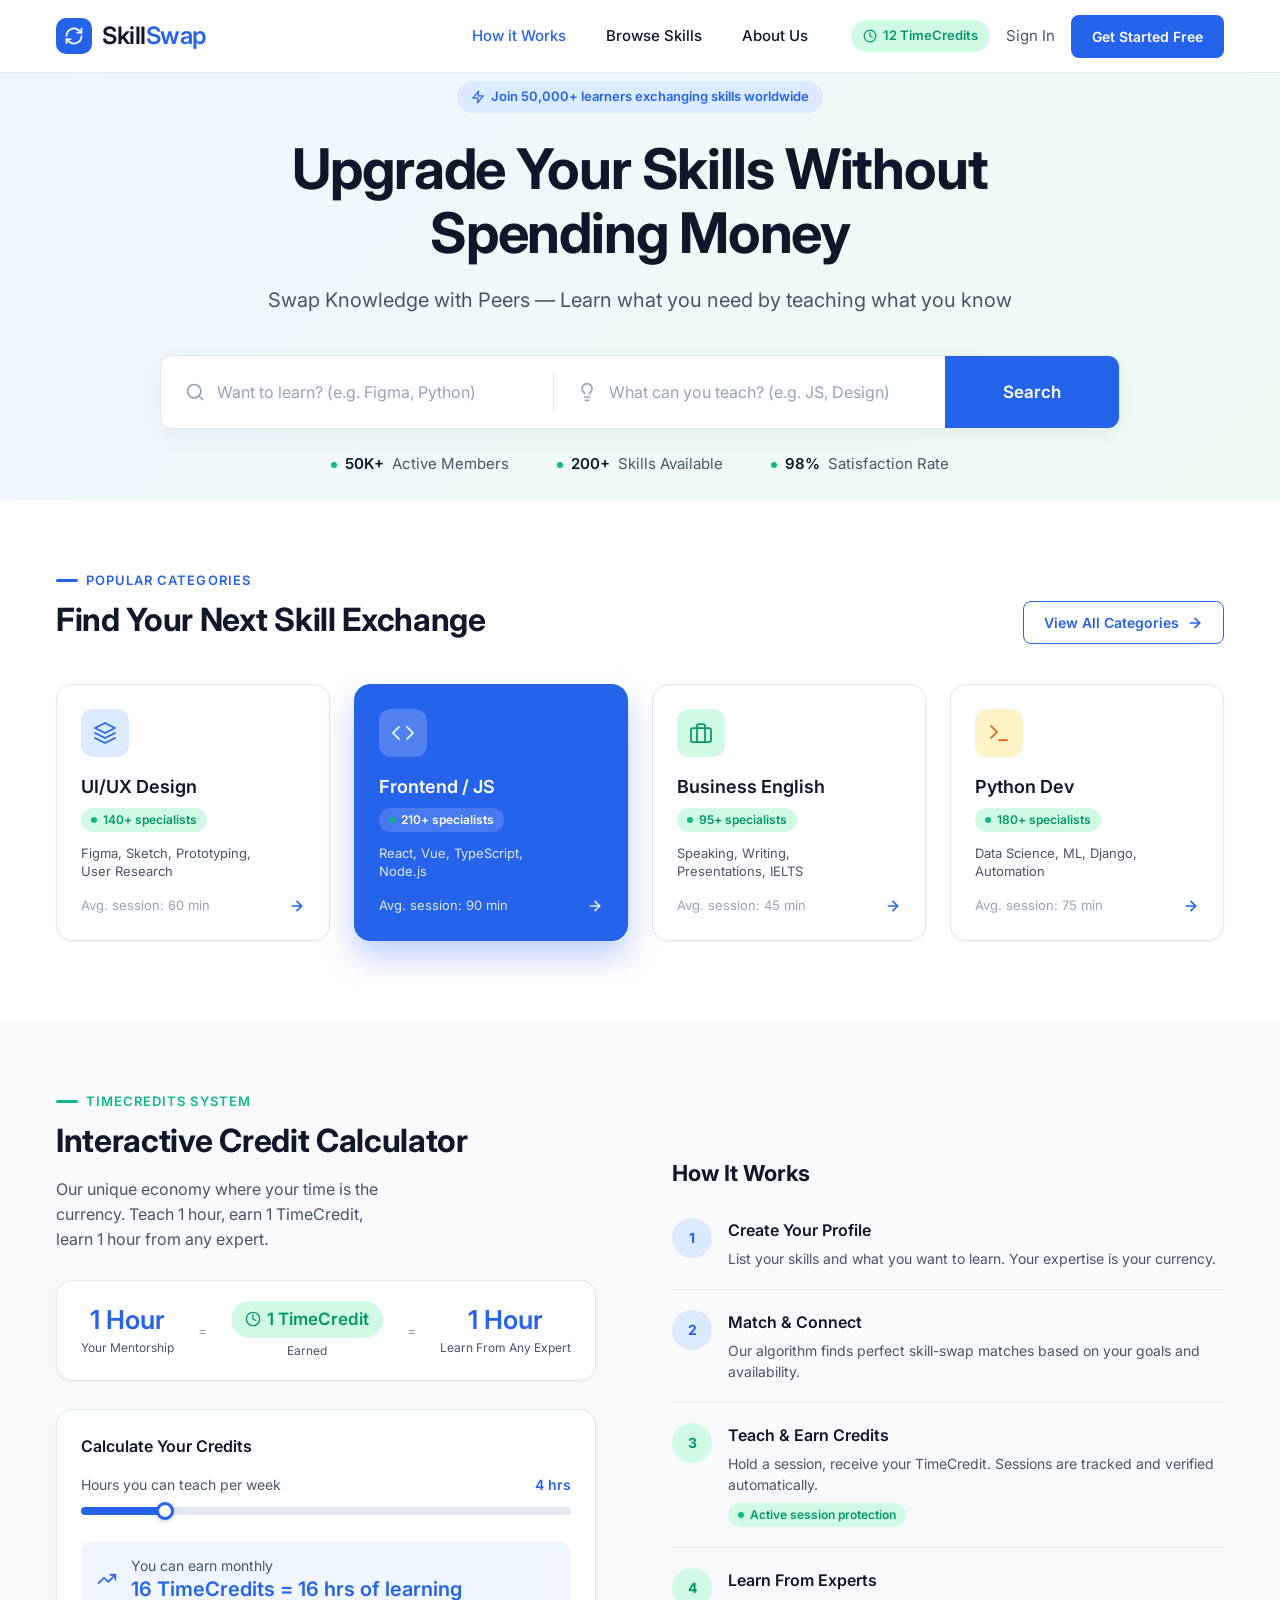
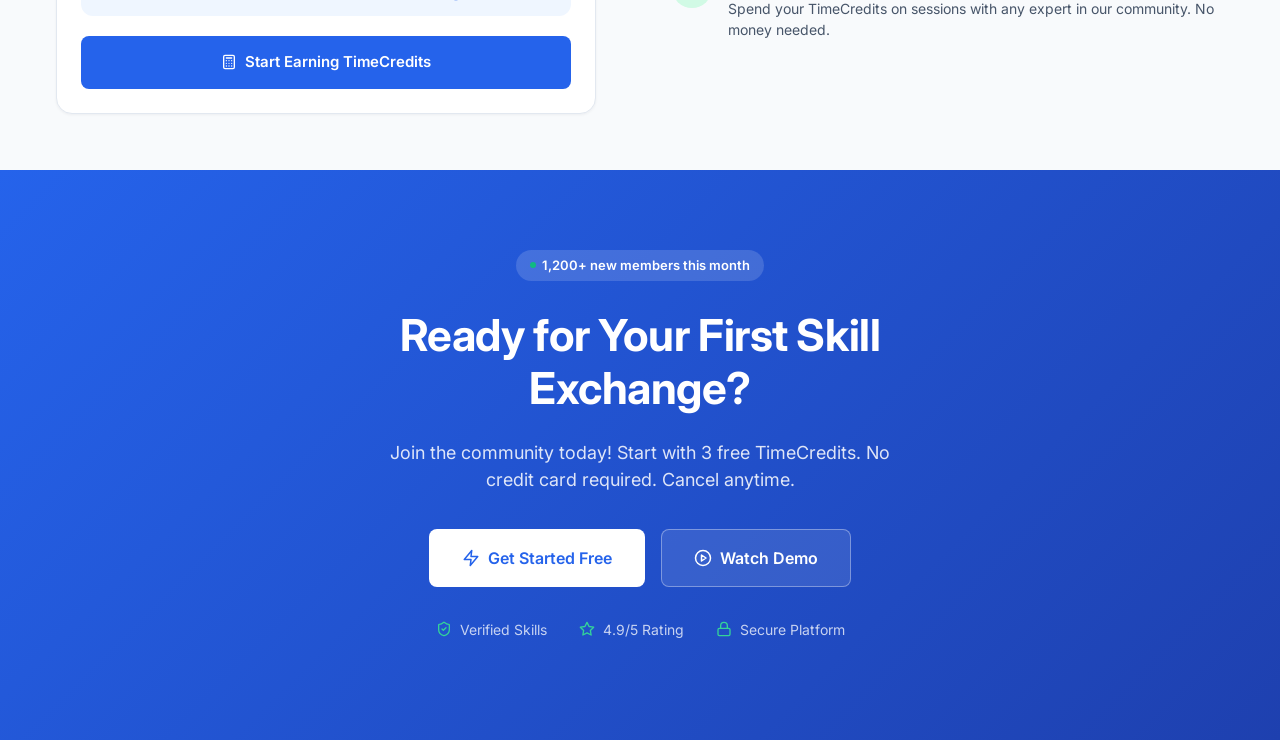
<file: index.html>
<!DOCTYPE html>
<html lang="en">
<head>
  <meta charset="UTF-8">
  <meta name="viewport" content="width=device-width, initial-scale=1">
  <title>SkillSwap – Upgrade Your Skills Without Spending Money</title>
  <meta name="description" content="Swap knowledge with peers. Learn what you need by teaching what you know.">
  <link rel="preconnect" href="https://fonts.googleapis.com">
  <link rel="preconnect" href="https://fonts.gstatic.com" crossorigin>
  <link href="https://fonts.googleapis.com/css2?family=Inter:wght@400;500;600;700&display=swap" rel="stylesheet">
  <link rel="stylesheet" href="style.css">
</head>
<body>

  <!--HEADER-->
  <header class="header">
    <div class="container header__inner">
      <a href="index.html" class="logo" aria-label="SkillSwap">
        <span class="logo__icon">
          <svg width="20" height="20" viewBox="0 0 24 24" fill="none" stroke="currentColor" stroke-width="2" stroke-linecap="round" stroke-linejoin="round"><path d="M3 12a9 9 0 0 1 15-6.7L21 8"/><path d="M21 3v5h-5"/><path d="M21 12a9 9 0 0 1-15 6.7L3 16"/><path d="M8 16H3v5"/></svg>
        </span>
        <span class="logo__text">Skill<span>Swap</span></span>
      </a>

      <nav class="nav" id="nav" aria-label="Main">
        <a href="index.html" class="nav__link nav__link--active" aria-current="page">How it Works</a>
        <a href="catalog.html" class="nav__link">Browse Skills</a>
        <a href="aboutus.html" class="nav__link">About Us</a>
        <div class="nav__auth">
          <a href="profile.html" class="btn btn--outline btn--block">Sign In</a>
          <a href="#" class="btn btn--primary btn--block">Get Started Free</a>
        </div>
      </nav>

      <div class="header__actions">
        <span class="badge badge--green badge--credits">
          <svg width="14" height="14" viewBox="0 0 24 24" fill="none" stroke="currentColor" stroke-width="2" stroke-linecap="round" stroke-linejoin="round"><circle cx="12" cy="12" r="10"/><path d="M12 6v6l4 2"/></svg>
          12 TimeCredits
        </span>
        <a href="profile.html" class="header__signin">Sign In</a>
        <a href="#" class="btn btn--primary btn--sm">Get Started Free</a>
      </div>

      <button class="burger" id="burger" aria-label="Open menu" aria-expanded="false" aria-controls="nav">
        <span></span><span></span><span></span>
      </button>
    </div>
  </header>

  <main>
    <!--HERO-->
    <section class="hero">
      <div class="container hero__inner">
        <span class="badge badge--blue hero__badge">
          <svg width="14" height="14" viewBox="0 0 24 24" fill="none" stroke="currentColor" stroke-width="2" stroke-linecap="round" stroke-linejoin="round"><path d="M13 2 3 14h9l-1 8 10-12h-9l1-8z"/></svg>
          Join 50,000+ learners exchanging skills worldwide
        </span>

        <h1 class="hero__title">Upgrade Your Skills Without Spending Money</h1>
        <p class="hero__subtitle">Swap Knowledge with Peers — Learn what you need by teaching what you know</p>

        <form class="search" id="searchForm" role="search">
          <label class="search__field">
            <svg width="20" height="20" viewBox="0 0 24 24" fill="none" stroke="currentColor" stroke-width="2" stroke-linecap="round" stroke-linejoin="round"><circle cx="11" cy="11" r="8"/><path d="m21 21-4.3-4.3"/></svg>
            <input type="text" id="learnInput" placeholder="Want to learn? (e.g. Figma, Python)" aria-label="What do you want to learn?">
          </label>
          <label class="search__field search__field--divided">
            <svg width="20" height="20" viewBox="0 0 24 24" fill="none" stroke="currentColor" stroke-width="2" stroke-linecap="round" stroke-linejoin="round"><path d="M15 14c.2-1 .7-1.7 1.5-2.5 1-.9 1.5-2.2 1.5-3.5A6 6 0 0 0 6 8c0 1 .2 2.2 1.5 3.5.7.7 1.3 1.5 1.5 2.5"/><path d="M9 18h6"/><path d="M10 22h4"/></svg>
            <input type="text" id="teachInput" placeholder="What can you teach? (e.g. JS, Design)" aria-label="What can you teach?">
          </label>
          <button type="submit" class="search__btn">Search</button>
        </form>

        <ul class="stats">
          <li><span class="dot"></span><strong>50K+</strong> Active Members</li>
          <li><span class="dot"></span><strong>200+</strong> Skills Available</li>
          <li><span class="dot"></span><strong>98%</strong> Satisfaction Rate</li>
        </ul>
      </div>
    </section>

    <!--POPULAR CATEGORIES-->
    <section class="categories" id="categories">
      <div class="container">
        <div class="section-head">
          <div>
            <span class="eyebrow eyebrow--blue">Popular Categories</span>
            <h2 class="section-title">Find Your Next Skill Exchange</h2>
          </div>
          <a href="#" class="btn btn--outline btn--sm">
            View All Categories
            <svg width="16" height="16" viewBox="0 0 24 24" fill="none" stroke="currentColor" stroke-width="2.5" stroke-linecap="round" stroke-linejoin="round"><path d="M5 12h14"/><path d="m12 5 7 7-7 7"/></svg>
          </a>
        </div>

        <div class="cards">
          <a href="#" class="card">
            <span class="card__icon card__icon--blue">
              <svg width="24" height="24" viewBox="0 0 24 24" fill="none" stroke="currentColor" stroke-width="1.75" stroke-linecap="round" stroke-linejoin="round"><path d="m12 2 10 5-10 5L2 7l10-5z"/><path d="m2 12 10 5 10-5"/><path d="m2 17 10 5 10-5"/></svg>
            </span>
            <h3 class="card__title">UI/UX Design</h3>
            <span class="badge badge--green badge--sm"><span class="dot"></span>140+ specialists</span>
            <p class="card__text">Figma, Sketch, Prototyping, User Research</p>
            <div class="card__footer">
              <span>Avg. session: 60 min</span>
              <svg width="16" height="16" viewBox="0 0 24 24" fill="none" stroke="currentColor" stroke-width="2.5" stroke-linecap="round" stroke-linejoin="round"><path d="M5 12h14"/><path d="m12 5 7 7-7 7"/></svg>
            </div>
          </a>

          <a href="#" class="card card--featured">
            <span class="card__icon card__icon--glass">
              <svg width="24" height="24" viewBox="0 0 24 24" fill="none" stroke="currentColor" stroke-width="1.75" stroke-linecap="round" stroke-linejoin="round"><path d="m16 18 6-6-6-6"/><path d="m8 6-6 6 6 6"/></svg>
            </span>
            <h3 class="card__title">Frontend / JS</h3>
            <span class="badge badge--glass badge--sm"><span class="dot"></span>210+ specialists</span>
            <p class="card__text">React, Vue, TypeScript, Node.js</p>
            <div class="card__footer">
              <span>Avg. session: 90 min</span>
              <svg width="16" height="16" viewBox="0 0 24 24" fill="none" stroke="currentColor" stroke-width="2.5" stroke-linecap="round" stroke-linejoin="round"><path d="M5 12h14"/><path d="m12 5 7 7-7 7"/></svg>
            </div>
          </a>

          <a href="#" class="card">
            <span class="card__icon card__icon--green">
              <svg width="24" height="24" viewBox="0 0 24 24" fill="none" stroke="currentColor" stroke-width="1.75" stroke-linecap="round" stroke-linejoin="round"><rect x="2" y="7" width="20" height="14" rx="2"/><path d="M16 21V5a2 2 0 0 0-2-2h-4a2 2 0 0 0-2 2v16"/></svg>
            </span>
            <h3 class="card__title">Business English</h3>
            <span class="badge badge--green badge--sm"><span class="dot"></span>95+ specialists</span>
            <p class="card__text">Speaking, Writing, Presentations, IELTS</p>
            <div class="card__footer">
              <span>Avg. session: 45 min</span>
              <svg width="16" height="16" viewBox="0 0 24 24" fill="none" stroke="currentColor" stroke-width="2.5" stroke-linecap="round" stroke-linejoin="round"><path d="M5 12h14"/><path d="m12 5 7 7-7 7"/></svg>
            </div>
          </a>

          <a href="#" class="card">
            <span class="card__icon card__icon--orange">
              <svg width="24" height="24" viewBox="0 0 24 24" fill="none" stroke="currentColor" stroke-width="1.75" stroke-linecap="round" stroke-linejoin="round"><path d="m4 17 6-6-6-6"/><path d="M12 19h8"/></svg>
            </span>
            <h3 class="card__title">Python Dev</h3>
            <span class="badge badge--green badge--sm"><span class="dot"></span>180+ specialists</span>
            <p class="card__text">Data Science, ML, Django, Automation</p>
            <div class="card__footer">
              <span>Avg. session: 75 min</span>
              <svg width="16" height="16" viewBox="0 0 24 24" fill="none" stroke="currentColor" stroke-width="2.5" stroke-linecap="round" stroke-linejoin="round"><path d="M5 12h14"/><path d="m12 5 7 7-7 7"/></svg>
            </div>
          </a>
        </div>
      </div>
    </section>

    <!--CREDITS + HOW IT WORKS-->
    <section class="credits" id="how-it-works">
      <div class="container credits__grid">
        <div class="credits__left">
          <span class="eyebrow eyebrow--green">TimeCredits System</span>
          <h2 class="section-title">Interactive Credit Calculator</h2>
          <p class="credits__lead">Our unique economy where your time is the currency. Teach 1 hour, earn 1 TimeCredit, learn 1 hour from any expert.</p>

          <div class="equation">
            <div class="equation__item">
              <strong>1 Hour</strong>
              <span>Your Mentorship</span>
            </div>
            <span class="equation__sign">=</span>
            <div class="equation__item">
              <span class="badge badge--green badge--lg">
                <svg width="16" height="16" viewBox="0 0 24 24" fill="none" stroke="currentColor" stroke-width="2" stroke-linecap="round" stroke-linejoin="round"><circle cx="12" cy="12" r="10"/><path d="M12 6v6l4 2"/></svg>
                1 TimeCredit
              </span>
              <span>Earned</span>
            </div>
            <span class="equation__sign">=</span>
            <div class="equation__item">
              <strong>1 Hour</strong>
              <span>Learn From Any Expert</span>
            </div>
          </div>

          <div class="calc">
            <h3 class="calc__title">Calculate Your Credits</h3>
            <div class="calc__row">
              <label for="hoursRange">Hours you can teach per week</label>
              <output class="calc__hours" id="hoursOutput" for="hoursRange">4 hrs</output>
            </div>
            <input type="range" id="hoursRange" class="range" min="1" max="20" value="4" step="1">

            <div class="calc__result">
              <svg width="20" height="20" viewBox="0 0 24 24" fill="none" stroke="currentColor" stroke-width="2" stroke-linecap="round" stroke-linejoin="round"><path d="m22 7-8.5 8.5-5-5L2 17"/><path d="M16 7h6v6"/></svg>
              <div>
                <span>You can earn monthly</span>
                <strong id="calcResult">16 TimeCredits = 16 hrs of learning</strong>
              </div>
            </div>

            <a href="#" class="btn btn--primary btn--block">
              <svg width="16" height="16" viewBox="0 0 24 24" fill="none" stroke="currentColor" stroke-width="2" stroke-linecap="round" stroke-linejoin="round"><rect x="4" y="2" width="16" height="20" rx="2"/><path d="M8 6h8"/><path d="M8 10h.01M12 10h.01M16 10h.01M8 14h.01M12 14h.01M16 14h.01M8 18h.01M12 18h.01M16 18h.01"/></svg>
              Start Earning TimeCredits
            </a>
          </div>
        </div>

        <div class="credits__right">
          <h3 class="how__title">How It Works</h3>
          <ol class="steps">
            <li class="step">
              <span class="step__num step__num--blue">1</span>
              <div>
                <h4>Create Your Profile</h4>
                <p>List your skills and what you want to learn. Your expertise is your currency.</p>
              </div>
            </li>
            <li class="step">
              <span class="step__num step__num--blue">2</span>
              <div>
                <h4>Match &amp; Connect</h4>
                <p>Our algorithm finds perfect skill-swap matches based on your goals and availability.</p>
              </div>
            </li>
            <li class="step">
              <span class="step__num step__num--green">3</span>
              <div>
                <h4>Teach &amp; Earn Credits</h4>
                <p>Hold a session, receive your TimeCredit. Sessions are tracked and verified automatically.</p>
                <span class="badge badge--green badge--sm"><span class="dot"></span>Active session protection</span>
              </div>
            </li>
            <li class="step">
              <span class="step__num step__num--green">4</span>
              <div>
                <h4>Learn From Experts</h4>
                <p>Spend your TimeCredits on sessions with any expert in our community. No money needed.</p>
              </div>
            </li>
          </ol>
        </div>
      </div>
    </section>

    <!--CTA-->
    <section class="cta">
      <div class="container cta__inner">
        <span class="badge badge--glass">
          <span class="dot"></span>1,200+ new members this month
        </span>
        <h2 class="cta__title">Ready for Your First Skill Exchange?</h2>
        <p class="cta__text">Join the community today! Start with 3 free TimeCredits. No credit card required. Cancel anytime.</p>

        <div class="cta__buttons">
          <a href="#" class="btn btn--white">
            <svg width="18" height="18" viewBox="0 0 24 24" fill="none" stroke="currentColor" stroke-width="2" stroke-linecap="round" stroke-linejoin="round"><path d="M13 2 3 14h9l-1 8 10-12h-9l1-8z"/></svg>
            Get Started Free
          </a>
          <a href="#" class="btn btn--ghost">
            <svg width="18" height="18" viewBox="0 0 24 24" fill="none" stroke="currentColor" stroke-width="2" stroke-linecap="round" stroke-linejoin="round"><circle cx="12" cy="12" r="10"/><path d="m10 8 6 4-6 4V8z"/></svg>
            Watch Demo
          </a>
        </div>

        <ul class="trust">
          <li>
            <svg width="16" height="16" viewBox="0 0 24 24" fill="none" stroke="currentColor" stroke-width="2" stroke-linecap="round" stroke-linejoin="round"><path d="M20 13c0 5-3.5 7.5-7.7 8.9a1 1 0 0 1-.6 0C7.5 20.5 4 18 4 13V6a1 1 0 0 1 1-1c2 0 4.5-1.2 6.2-2.7a1.2 1.2 0 0 1 1.6 0C14.5 3.8 17 5 19 5a1 1 0 0 1 1 1z"/><path d="m9 12 2 2 4-4"/></svg>
            Verified Skills
          </li>
          <li>
            <svg width="16" height="16" viewBox="0 0 24 24" fill="none" stroke="currentColor" stroke-width="2" stroke-linecap="round" stroke-linejoin="round"><path d="M12 2l3.1 6.3 6.9 1-5 4.9 1.2 6.8L12 17.8 5.8 21l1.2-6.8-5-4.9 6.9-1L12 2z"/></svg>
            4.9/5 Rating
          </li>
          <li>
            <svg width="16" height="16" viewBox="0 0 24 24" fill="none" stroke="currentColor" stroke-width="2" stroke-linecap="round" stroke-linejoin="round"><rect x="3" y="11" width="18" height="11" rx="2"/><path d="M7 11V7a5 5 0 0 1 10 0v4"/></svg>
            Secure Platform
          </li>
        </ul>
      </div>
    </section>
  </main>

  <script src="scripts.js"></script>
</body>
</html>
</file>
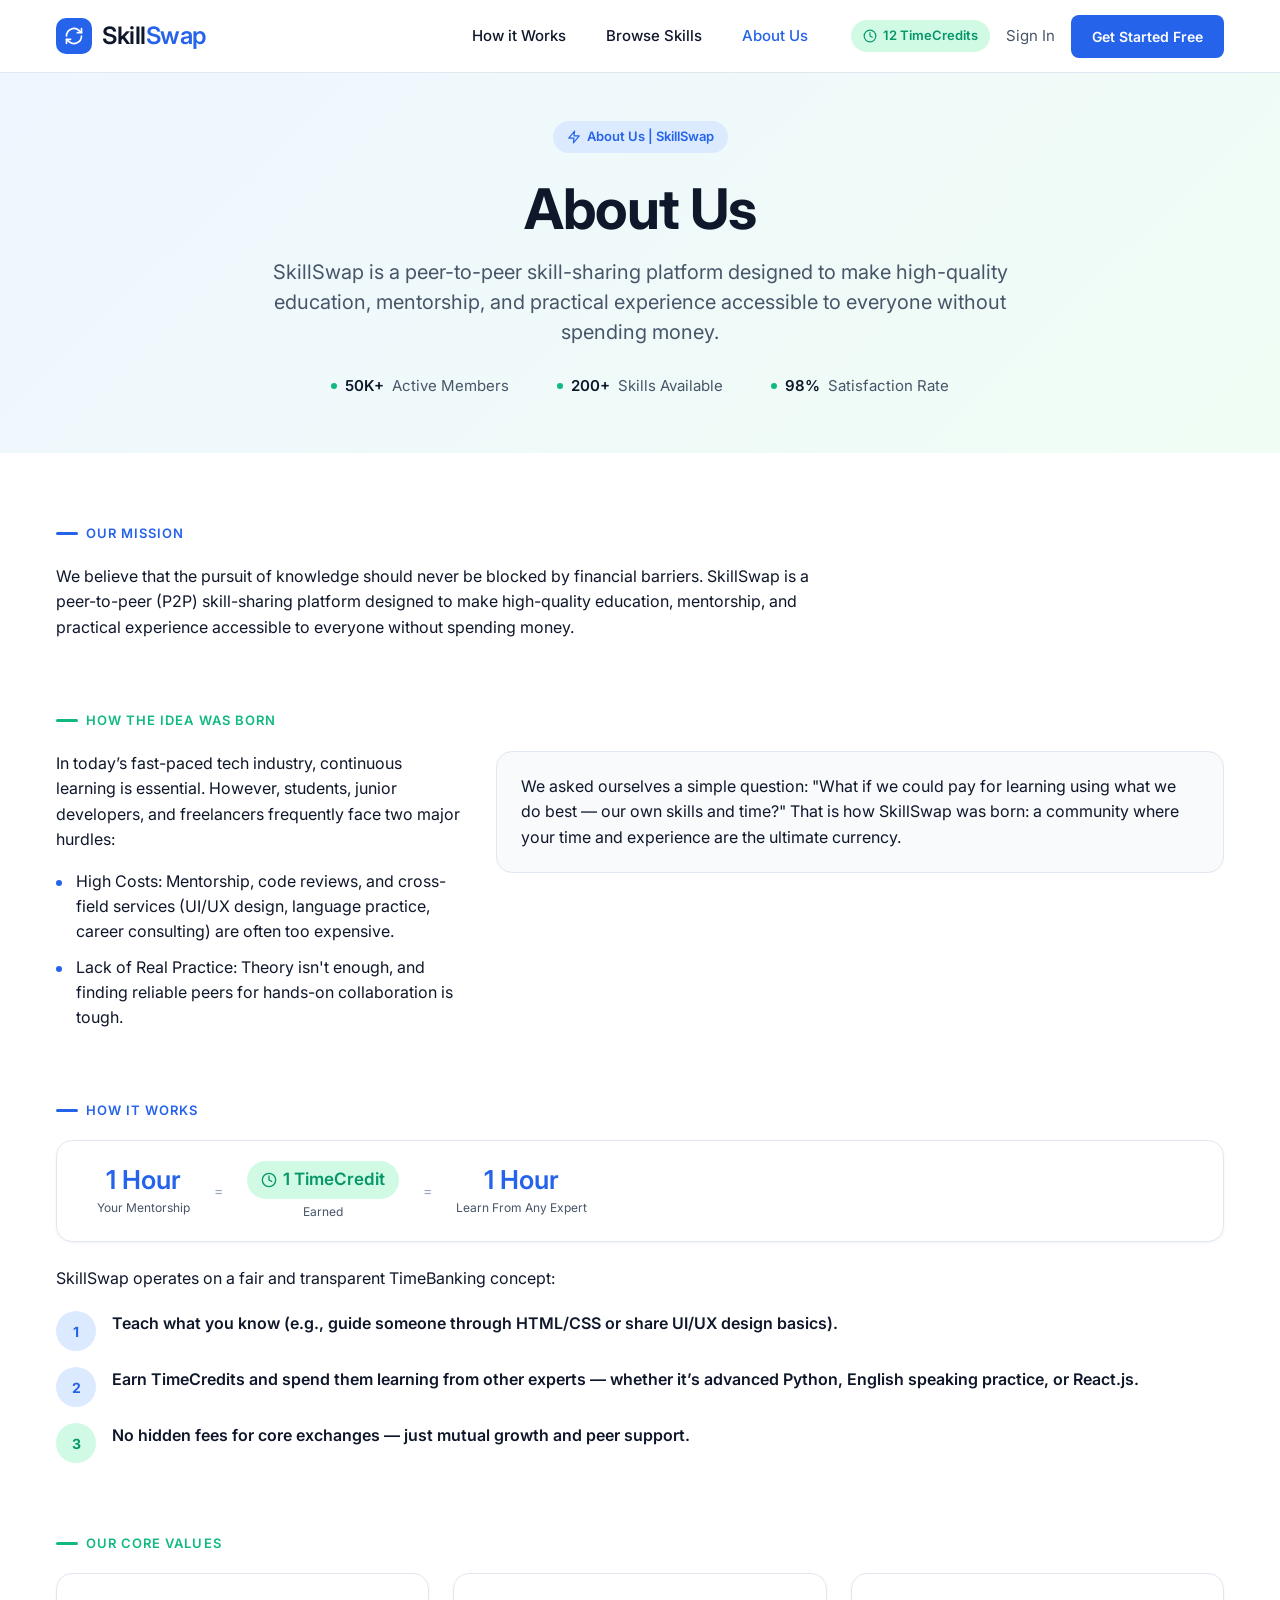
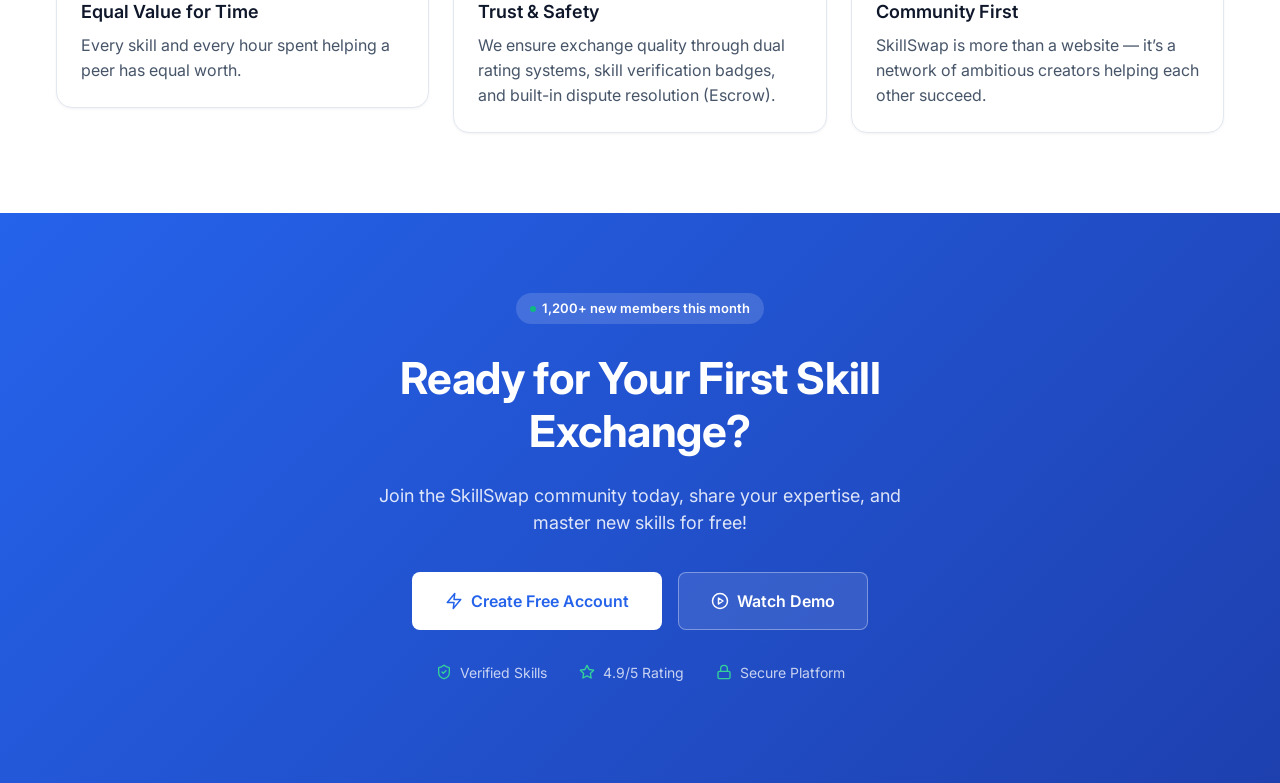
<file: aboutus.html>
<!DOCTYPE html>
<html lang="en">
<head>
  <meta charset="UTF-8">
  <meta name="viewport" content="width=device-width, initial-scale=1">
  <title>About Us – SkillSwap</title>
  <meta name="description" content="SkillSwap is a peer-to-peer skill-sharing platform that makes high-quality education, mentorship and practical experience accessible to everyone without spending money.">
  <link rel="preconnect" href="https://fonts.googleapis.com">
  <link rel="preconnect" href="https://fonts.gstatic.com" crossorigin>
  <link href="https://fonts.googleapis.com/css2?family=Inter:wght@400;500;600;700&display=swap" rel="stylesheet">
  <link rel="stylesheet" href="style.css">
</head>
<body class="page-about">

  <!--HEADER-->
  <header class="header">
    <div class="container header__inner">
      <a href="index.html" class="logo" aria-label="SkillSwap">
        <span class="logo__icon">
          <svg width="20" height="20" viewBox="0 0 24 24" fill="none" stroke="currentColor" stroke-width="2" stroke-linecap="round" stroke-linejoin="round"><path d="M3 12a9 9 0 0 1 15-6.7L21 8"/><path d="M21 3v5h-5"/><path d="M21 12a9 9 0 0 1-15 6.7L3 16"/><path d="M8 16H3v5"/></svg>
        </span>
        <span class="logo__text">Skill<span>Swap</span></span>
      </a>

      <nav class="nav" id="nav" aria-label="Main">
        <a href="index.html" class="nav__link">How it Works</a>
        <a href="catalog.html" class="nav__link">Browse Skills</a>
        <a href="aboutus.html" class="nav__link nav__link--active" aria-current="page">About Us</a>
        <div class="nav__auth">
          <a href="profile.html" class="btn btn--outline btn--block">Sign In</a>
          <a href="#" class="btn btn--primary btn--block">Get Started Free</a>
        </div>
      </nav>

      <div class="header__actions">
        <span class="badge badge--green badge--credits">
          <svg width="14" height="14" viewBox="0 0 24 24" fill="none" stroke="currentColor" stroke-width="2" stroke-linecap="round" stroke-linejoin="round"><circle cx="12" cy="12" r="10"/><path d="M12 6v6l4 2"/></svg>
          12 TimeCredits
        </span>
        <a href="profile.html" class="header__signin">Sign In</a>
        <a href="#" class="btn btn--primary btn--sm">Get Started Free</a>
      </div>

      <button class="burger" id="burger" aria-label="Open menu" aria-expanded="false" aria-controls="nav">
        <span></span><span></span><span></span>
      </button>
    </div>
  </header>

  <main>
    <!--HERO-->
    <section class="hero hero--about">
      <div class="container hero__inner">
        <span class="badge badge--blue hero__badge">
          <svg width="14" height="14" viewBox="0 0 24 24" fill="none" stroke="currentColor" stroke-width="2" stroke-linecap="round" stroke-linejoin="round"><path d="M13 2 3 14h9l-1 8 10-12h-9l1-8z"/></svg>
          About Us | SkillSwap
        </span>

        <h1 class="hero__title">About Us</h1>
        <p class="hero__subtitle">SkillSwap is a peer-to-peer skill-sharing platform designed to make high-quality education, mentorship, and practical experience accessible to everyone without spending money.</p>

        <ul class="stats">
          <li><span class="dot"></span><strong>50K+</strong> Active Members</li>
          <li><span class="dot"></span><strong>200+</strong> Skills Available</li>
          <li><span class="dot"></span><strong>98%</strong> Satisfaction Rate</li>
        </ul>
      </div>
    </section>

    <!--OUR MISSION-->
    <section class="about-section about-section--first">
      <div class="container">
        <span class="eyebrow eyebrow--blue">Our Mission</span>
        <p class="about-text about-text--mission" data-reveal>We believe that the pursuit of knowledge should never be blocked by financial barriers. SkillSwap is a peer-to-peer (P2P) skill-sharing platform designed to make high-quality education, mentorship, and practical experience accessible to everyone without spending money.</p>
      </div>
    </section>

    <!--HOW THE IDEA WAS BORN-->
    <section class="about-section">
      <div class="container">
        <span class="eyebrow eyebrow--green">How the Idea Was Born</span>

        <div class="idea" data-reveal>
          <div class="idea__text">
            <p class="about-text">In today’s fast-paced tech industry, continuous learning is essential. However, students, junior developers, and freelancers frequently face two major hurdles:</p>
            <ul class="bullets">
              <li>High Costs: Mentorship, code reviews, and cross-field services (UI/UX design, language practice, career consulting) are often too expensive.</li>
              <li>Lack of Real Practice: Theory isn't enough, and finding reliable peers for hands-on collaboration is tough.</li>
            </ul>
          </div>

          <blockquote class="idea__quote">
            We asked ourselves a simple question: "What if we could pay for learning using what we do best — our own skills and time?" That is how SkillSwap was born: a community where your time and experience are the ultimate currency.
          </blockquote>
        </div>
      </div>
    </section>

    <!--HOW IT WORKS-->
    <section class="about-section">
      <div class="container">
        <span class="eyebrow eyebrow--blue">How It Works</span>

        <div class="equation equation--wide" data-reveal>
          <div class="equation__item">
            <strong>1 Hour</strong>
            <span>Your Mentorship</span>
          </div>
          <span class="equation__sign">=</span>
          <div class="equation__item">
            <span class="badge badge--green badge--lg">
              <svg width="16" height="16" viewBox="0 0 24 24" fill="none" stroke="currentColor" stroke-width="2" stroke-linecap="round" stroke-linejoin="round"><circle cx="12" cy="12" r="10"/><path d="M12 6v6l4 2"/></svg>
              1 TimeCredit
            </span>
            <span>Earned</span>
          </div>
          <span class="equation__sign">=</span>
          <div class="equation__item">
            <strong>1 Hour</strong>
            <span>Learn From Any Expert</span>
          </div>
        </div>

        <p class="about-text about-text--lead">SkillSwap operates on a fair and transparent TimeBanking concept:</p>

        <ol class="about-steps">
          <li data-reveal>
            <span class="step__num step__num--blue">1</span>
            <p>Teach what you know (e.g., guide someone through HTML/CSS or share UI/UX design basics).</p>
          </li>
          <li data-reveal>
            <span class="step__num step__num--blue">2</span>
            <p>Earn TimeCredits and spend them learning from other experts — whether it’s advanced Python, English speaking practice, or React.js.</p>
          </li>
          <li data-reveal>
            <span class="step__num step__num--green">3</span>
            <p>No hidden fees for core exchanges — just mutual growth and peer support.</p>
          </li>
        </ol>
      </div>
    </section>

    <!--CORE VALUES-->
    <section class="about-section about-section--last">
      <div class="container">
        <span class="eyebrow eyebrow--green">Our Core Values</span>

        <div class="values">
          <article class="value" data-reveal>
            <h3>Equal Value for Time</h3>
            <p>Every skill and every hour spent helping a peer has equal worth.</p>
          </article>
          <article class="value" data-reveal>
            <h3>Trust &amp; Safety</h3>
            <p>We ensure exchange quality through dual rating systems, skill verification badges, and built-in dispute resolution (Escrow).</p>
          </article>
          <article class="value" data-reveal>
            <h3>Community First</h3>
            <p>SkillSwap is more than a website — it’s a network of ambitious creators helping each other succeed.</p>
          </article>
        </div>
      </div>
    </section>

    <!--CTA-->
    <section class="cta">
      <div class="container cta__inner">
        <span class="badge badge--glass">
          <span class="dot"></span>1,200+ new members this month
        </span>
        <h2 class="cta__title">Ready for Your First Skill Exchange?</h2>
        <p class="cta__text">Join the SkillSwap community today, share your expertise, and master new skills for free!</p>

        <div class="cta__buttons">
          <a href="#" class="btn btn--white">
            <svg width="18" height="18" viewBox="0 0 24 24" fill="none" stroke="currentColor" stroke-width="2" stroke-linecap="round" stroke-linejoin="round"><path d="M13 2 3 14h9l-1 8 10-12h-9l1-8z"/></svg>
            Create Free Account
          </a>
          <a href="#" class="btn btn--ghost">
            <svg width="18" height="18" viewBox="0 0 24 24" fill="none" stroke="currentColor" stroke-width="2" stroke-linecap="round" stroke-linejoin="round"><circle cx="12" cy="12" r="10"/><path d="m10 8 6 4-6 4V8z"/></svg>
            Watch Demo
          </a>
        </div>

        <ul class="trust">
          <li>
            <svg width="16" height="16" viewBox="0 0 24 24" fill="none" stroke="currentColor" stroke-width="2" stroke-linecap="round" stroke-linejoin="round"><path d="M20 13c0 5-3.5 7.5-7.7 8.9a1 1 0 0 1-.6 0C7.5 20.5 4 18 4 13V6a1 1 0 0 1 1-1c2 0 4.5-1.2 6.2-2.7a1.2 1.2 0 0 1 1.6 0C14.5 3.8 17 5 19 5a1 1 0 0 1 1 1z"/><path d="m9 12 2 2 4-4"/></svg>
            Verified Skills
          </li>
          <li>
            <svg width="16" height="16" viewBox="0 0 24 24" fill="none" stroke="currentColor" stroke-width="2" stroke-linecap="round" stroke-linejoin="round"><path d="M12 2l3.1 6.3 6.9 1-5 4.9 1.2 6.8L12 17.8 5.8 21l1.2-6.8-5-4.9 6.9-1L12 2z"/></svg>
            4.9/5 Rating
          </li>
          <li>
            <svg width="16" height="16" viewBox="0 0 24 24" fill="none" stroke="currentColor" stroke-width="2" stroke-linecap="round" stroke-linejoin="round"><rect x="3" y="11" width="18" height="11" rx="2"/><path d="M7 11V7a5 5 0 0 1 10 0v4"/></svg>
            Secure Platform
          </li>
        </ul>
      </div>
    </section>
  </main>

  <script src="scripts.js"></script>
</body>
</html>
</file>
<file: style.css>
/* ==========================================================
   SkillSwap – main page
   ========================================================== */

:root {
  --blue: #2563eb;
  --blue-dark: #1d4ed8;
  --blue-deep: #1e3a8a;
  --blue-soft: #eff6ff;
  --blue-soft-2: #dbeafe;
  --green: #10b981;
  --green-text: #059669;
  --green-soft: #d1fae5;
  --orange: #ea580c;
  --orange-soft: #fef3c7;

  --text: #0f172a;
  --text-2: #475569;
  --text-3: #94a3b8;
  --border: #e2e8f0;
  --bg: #ffffff;
  --bg-alt: #f8fafc;

  --radius-sm: 8px;
  --radius: 12px;
  --radius-lg: 16px;
  --radius-pill: 999px;

  --container: 1400px;
  --pad: 56px;
}

*, *::before, *::after { box-sizing: border-box; }

html { scroll-behavior: smooth; }

body {
  margin: 0;
  font-family: "Inter", system-ui, -apple-system, "Segoe UI", Roboto, sans-serif;
  color: var(--text);
  background: var(--bg);
  line-height: 1.5;
  -webkit-font-smoothing: antialiased;
}

h1, h2, h3, h4, p, ul, ol { margin: 0; padding: 0; }
ul, ol { list-style: none; }
a { color: inherit; text-decoration: none; }
button, input { font: inherit; }
svg { flex-shrink: 0; }

:focus-visible {
  outline: 2px solid var(--blue);
  outline-offset: 2px;
}

.container {
  width: 100%;
  max-width: calc(var(--container) + var(--pad) * 2);
  margin: 0 auto;
  padding: 0 var(--pad);
}

/* Buttons */
.btn {
  display: inline-flex;
  align-items: center;
  justify-content: center;
  gap: 8px;
  border: 1px solid transparent;
  border-radius: var(--radius-sm);
  font-weight: 600;
  font-size: 15px;
  padding: 14px 24px;
  cursor: pointer;
  transition: background-color .2s, color .2s, border-color .2s;
}
.btn--sm { font-size: 14px; padding: 10px 20px; }
.btn--block { width: 100%; }

.btn--primary { background: var(--blue); color: #fff; }
.btn--primary:hover { background: var(--blue-dark); }

.btn--outline { background: #fff; color: var(--blue); border-color: var(--blue); }
.btn--outline:hover { background: var(--blue-soft); }

.btn--white { background: #fff; color: var(--blue); padding: 16px 32px; font-size: 16px; }
.btn--white:hover { background: var(--blue-soft); }

.btn--ghost {
  background: rgba(255, 255, 255, .1);
  color: #fff;
  border-color: rgba(255, 255, 255, .35);
  padding: 16px 32px;
  font-size: 16px;
}
.btn--ghost:hover { background: rgba(255, 255, 255, .2); }

/* Badges */
.badge {
  display: inline-flex;
  align-items: center;
  gap: 6px;
  border-radius: var(--radius-pill);
  font-size: 13px;
  font-weight: 600;
  padding: 6px 14px;
  white-space: nowrap;
}
.badge--blue { background: var(--blue-soft-2); color: var(--blue); }
.badge--green { background: var(--green-soft); color: var(--green-text); }
.badge--glass { background: rgba(255, 255, 255, .15); color: #fff; }
.badge--sm { font-size: 12px; padding: 3px 10px; }
.badge--lg { font-size: 17px; padding: 6px 14px; }
.badge--credits { font-size: 13px; padding: 6px 12px; }

.dot {
  width: 6px;
  height: 6px;
  border-radius: 50%;
  background: var(--green);
  flex-shrink: 0;
}
.badge--glass .dot { background: var(--green); }

/* Header */
.header {
  position: sticky;
  top: 0;
  z-index: 50;
  background: #fff;
  border-bottom: 1px solid var(--border);
}
.header__inner {
  display: flex;
  align-items: center;
  justify-content: space-between;
  height: 72px;
  position: relative;
}

.logo { display: inline-flex; align-items: center; gap: 10px; }
.logo__icon {
  display: grid;
  place-items: center;
  width: 36px;
  height: 36px;
  border-radius: 10px;
  background: var(--blue);
  color: #fff;
}
.logo__text { font-size: 24px; font-weight: 600; letter-spacing: -.02em; }
.logo__text span { color: var(--blue); }

.nav {
  position: absolute;
  left: 50%;
  transform: translateX(-50%);
  display: flex;
  gap: 40px;
}
.nav__link {
  font-size: 15px;
  font-weight: 500;
  color: var(--text);
  transition: color .2s;
}
.nav__link:hover,
.nav__link--active { color: var(--blue); }

.header__actions { display: flex; align-items: center; gap: 16px; }
.header__signin { color: var(--text-2); font-size: 15px; }
.header__signin:hover { color: var(--text); }

.burger {
  display: none;
  flex-direction: column;
  gap: 5px;
  width: 40px;
  height: 40px;
  align-items: center;
  justify-content: center;
  background: none;
  border: 1px solid var(--border);
  border-radius: var(--radius-sm);
  cursor: pointer;
}
.burger span {
  width: 18px;
  height: 2px;
  background: var(--text);
  border-radius: 2px;
  transition: transform .2s, opacity .2s;
}
.burger[aria-expanded="true"] span:nth-child(1) { transform: translateY(7px) rotate(45deg); }
.burger[aria-expanded="true"] span:nth-child(2) { opacity: 0; }
.burger[aria-expanded="true"] span:nth-child(3) { transform: translateY(-7px) rotate(-45deg); }

/* Hero */
.hero {
  background: linear-gradient(135deg, #eff6ff 0%, #f0fdf4 100%);
  padding: 8px 0 0;
  text-align: center;
}
.hero__inner {
  display: flex;
  flex-direction: column;
  align-items: center;
  padding-bottom: 8px;
}
.hero__badge { margin-bottom: 24px; }

.hero__title {
  max-width: 800px;
  font-size: 56px;
  line-height: 1.15;
  font-weight: 700;
  letter-spacing: -.02em;
  color: var(--text);
}
.hero__subtitle {
  max-width: 760px;
  margin-top: 20px;
  font-size: 20px;
  color: var(--text-2);
}

.search {
  display: flex;
  align-items: stretch;
  width: 100%;
  max-width: 960px;
  margin-top: 40px;
  background: #fff;
  border: 1px solid var(--border);
  border-radius: var(--radius);
  box-shadow: 0 8px 24px rgba(15, 23, 42, .06);
  overflow: hidden;
}
.search__field {
  flex: 1;
  display: flex;
  align-items: center;
  gap: 12px;
  padding: 0 24px;
  color: var(--text-3);
  cursor: text;
}
.search__field--divided { position: relative; }
.search__field--divided::before {
  content: "";
  position: absolute;
  left: 0;
  top: 22%;
  bottom: 22%;
  width: 1px;
  background: var(--border);
}
.search__field input {
  width: 100%;
  min-width: 0;
  padding: 24px 0;
  border: 0;
  outline: 0;
  background: transparent;
  font-size: 16px;
  color: var(--text);
}
.search__field input::placeholder { color: var(--text-3); }
.search__field:focus-within { color: var(--blue); }

.search__btn {
  border: 0;
  background: var(--blue);
  color: #fff;
  font-weight: 600;
  font-size: 17px;
  padding: 0 58px;
  cursor: pointer;
  transition: background-color .2s;
}
.search__btn:hover { background: var(--blue-dark); }

.stats {
  display: flex;
  flex-wrap: wrap;
  justify-content: center;
  gap: 8px 48px;
  margin-top: 24px;
  padding-bottom: 16px;
  font-size: 15px;
  color: var(--text-2);
}
.stats li { display: inline-flex; align-items: center; gap: 8px; }
.stats strong { color: var(--text); font-weight: 600; }

/* Section headings */
.eyebrow {
  display: inline-flex;
  align-items: center;
  gap: 8px;
  font-size: 13px;
  font-weight: 600;
  letter-spacing: .08em;
  text-transform: uppercase;
}
.eyebrow::before {
  content: "";
  width: 22px;
  height: 3px;
  border-radius: 2px;
  background: currentColor;
}
.eyebrow--blue { color: var(--blue); }
.eyebrow--green { color: var(--green); }

.section-title {
  margin-top: 6px;
  font-size: 32px;
  font-weight: 700;
  letter-spacing: -.01em;
}

/* Categories */
.categories { padding: 64px 0 80px; }

.section-head {
  display: flex;
  align-items: flex-end;
  justify-content: space-between;
  gap: 24px;
  margin-bottom: 40px;
}

.cards {
  display: grid;
  grid-template-columns: repeat(4, 1fr);
  gap: 24px;
  align-items: start;
}

.card {
  display: flex;
  flex-direction: column;
  padding: 24px;
  background: #fff;
  border: 1px solid var(--border);
  border-radius: var(--radius-lg);
  box-shadow: 0 1px 3px rgba(15, 23, 42, .05);
  transition: transform .2s, box-shadow .2s;
}
.card:hover {
  transform: translateY(-3px);
  box-shadow: 0 12px 28px rgba(15, 23, 42, .1);
}

.card__icon {
  display: grid;
  place-items: center;
  width: 48px;
  height: 48px;
  border-radius: var(--radius);
  margin-bottom: 16px;
}
.card__icon--blue { background: var(--blue-soft-2); color: var(--blue); }
.card__icon--green { background: var(--green-soft); color: var(--green-text); }
.card__icon--orange { background: var(--orange-soft); color: var(--orange); }
.card__icon--glass { background: rgba(255, 255, 255, .2); color: #fff; }

.card__title { font-size: 18px; font-weight: 600; }
.card .badge { align-self: flex-start; margin-top: 8px; }

.card__text {
  margin-top: 12px;
  max-width: 190px;
  font-size: 13px;
  line-height: 1.4;
  color: var(--text-2);
}

.card__footer {
  display: flex;
  align-items: center;
  justify-content: space-between;
  margin-top: 16px;
  font-size: 13px;
  color: var(--text-3);
}
.card__footer svg { color: var(--blue); }

.card--featured {
  background: var(--blue);
  border-color: var(--blue);
  color: #fff;
  box-shadow: 0 16px 32px rgba(37, 99, 235, .3);
}
.card--featured .card__text { color: rgba(255, 255, 255, .85); }
.card--featured .card__footer,
.card--featured .card__footer svg { color: rgba(255, 255, 255, .85); }
.card--featured:hover { box-shadow: 0 20px 40px rgba(37, 99, 235, .4); }

/* Credits / How it works */
.credits {
  padding: 64px 0 56px;
  background: var(--bg-alt);
}
.credits__grid {
  display: grid;
  grid-template-columns: minmax(0, 540px) minmax(0, 1fr);
  column-gap: 76px;
  align-items: start;
}

.credits__lead {
  margin-top: 12px;
  max-width: 340px;
  font-size: 16px;
  line-height: 1.55;
  color: var(--text-2);
}

.equation {
  display: flex;
  align-items: center;
  justify-content: space-between;
  gap: 8px;
  margin-top: 28px;
  padding: 20px 24px;
  background: #fff;
  border: 1px solid var(--border);
  border-radius: var(--radius-lg);
  box-shadow: 0 1px 3px rgba(15, 23, 42, .05);
}
.equation__item {
  display: flex;
  flex-direction: column;
  align-items: center;
  gap: 4px;
  font-size: 12px;
  color: var(--text-2);
  text-align: center;
}
.equation__item strong { font-size: 26px; font-weight: 600; color: var(--blue); line-height: 1.2; }
.equation__sign { color: var(--text-3); font-size: 14px; }

.calc {
  margin-top: 28px;
  padding: 24px;
  background: #fff;
  border: 1px solid var(--border);
  border-radius: var(--radius-lg);
  box-shadow: 0 1px 3px rgba(15, 23, 42, .05);
}
.calc__title { font-size: 16px; font-weight: 600; }
.calc__row {
  display: flex;
  align-items: center;
  justify-content: space-between;
  margin-top: 16px;
  font-size: 14px;
  color: var(--text-2);
}
.calc__hours { font-weight: 600; color: var(--blue); }

/* Range slider */
.range {
  --fill: 16%;
  -webkit-appearance: none;
  appearance: none;
  width: 100%;
  height: 8px;
  margin: 12px 0 0;
  border-radius: var(--radius-pill);
  background: linear-gradient(to right, var(--blue) var(--fill), var(--border) var(--fill));
  cursor: pointer;
}
.range::-webkit-slider-thumb {
  -webkit-appearance: none;
  width: 18px;
  height: 18px;
  border-radius: 50%;
  background: #fff;
  border: 3px solid var(--blue);
  box-shadow: 0 1px 4px rgba(15, 23, 42, .25);
}
.range::-moz-range-thumb {
  width: 12px;
  height: 12px;
  border-radius: 50%;
  background: #fff;
  border: 3px solid var(--blue);
}

.calc__result {
  display: flex;
  align-items: center;
  gap: 14px;
  margin-top: 20px;
  padding: 14px 16px;
  background: var(--blue-soft);
  border-radius: var(--radius);
  color: var(--blue);
}
.calc__result span { display: block; font-size: 14px; color: var(--text-2); }
.calc__result strong { display: block; font-size: 20px; font-weight: 600; line-height: 1.3; }

.calc .btn { margin-top: 20px; }

.how__title { margin-top: 72px; font-size: 22px; font-weight: 700; }

.steps { margin-top: 20px; }
.step {
  display: flex;
  gap: 16px;
  padding: 20px 0;
  border-bottom: 1px solid var(--border);
}
.step:first-child { padding-top: 8px; }
.step:last-child { border-bottom: 0; }

.step__num {
  display: grid;
  place-items: center;
  width: 40px;
  height: 40px;
  flex-shrink: 0;
  border-radius: 50%;
  font-size: 14px;
  font-weight: 700;
}
.step__num--blue { background: var(--blue-soft-2); color: var(--blue); }
.step__num--green { background: var(--green-soft); color: var(--green-text); }

.step h4 { font-size: 16px; font-weight: 600; }
.step p { margin-top: 6px; font-size: 14px; color: var(--text-2); }
.step .badge { margin-top: 8px; }

/* CTA */
.cta {
  background: linear-gradient(135deg, #2563eb 0%, #1e40af 100%);
  color: #fff;
  text-align: center;
  padding: 80px 0 100px;
}
.cta__inner { display: flex; flex-direction: column; align-items: center; }

.cta__title {
  max-width: 560px;
  margin-top: 28px;
  font-size: 44px;
  line-height: 1.2;
  font-weight: 700;
  letter-spacing: -.01em;
}
.cta__text {
  max-width: 540px;
  margin-top: 24px;
  font-size: 18px;
  color: rgba(255, 255, 255, .85);
}
.cta__buttons {
  display: flex;
  flex-wrap: wrap;
  justify-content: center;
  gap: 16px;
  margin-top: 36px;
}

.trust {
  display: flex;
  flex-wrap: wrap;
  justify-content: center;
  gap: 8px 32px;
  margin-top: 32px;
  font-size: 14px;
  color: rgba(255, 255, 255, .75);
}
.trust li { display: inline-flex; align-items: center; gap: 8px; }
.trust svg { color: #34d399; }

/* ==========================================================
   Responsive
   ========================================================== */
@media (max-width: 1200px) {
  :root { --pad: 32px; }
  .cards { grid-template-columns: repeat(2, 1fr); }
  .credits__grid { grid-template-columns: 1fr; row-gap: 16px; }
  .credits__left { max-width: 640px; }
  .how__title { margin-top: 40px; }
  .nav { gap: 24px; }
}

@media (max-width: 960px) {
  .burger { display: flex; }
  .badge--credits { display: none; }
  .header__actions { margin-left: auto; margin-right: 12px; }

  .nav {
    position: absolute;
    top: 100%;
    left: 0;
    right: 0;
    transform: none;
    flex-direction: column;
    gap: 0;
    padding: 8px var(--pad) 16px;
    background: #fff;
    border-bottom: 1px solid var(--border);
    box-shadow: 0 12px 24px rgba(15, 23, 42, .08);
    display: none;
  }
  .nav.is-open { display: flex; }
  .nav__link { padding: 12px 0; }
}

@media (max-width: 700px) {
  :root { --pad: 20px; }
  .header__inner { height: 64px; }
  .header__actions .btn,
  .header__signin { display: none; }
  .header__actions { margin-right: 0; }
  .burger { margin-left: auto; }

  .hero__title { font-size: 36px; }
  .hero__subtitle { font-size: 17px; }

  .search { flex-direction: column; }
  .search__field { padding: 0 20px; }
  .search__field input { padding: 18px 0; }
  .search__field--divided::before {
    top: 0; left: 20px; right: 20px; bottom: auto; width: auto; height: 1px;
  }
  .search__btn { padding: 18px; }

  .stats { gap: 8px 24px; }

  .section-head { flex-direction: column; align-items: flex-start; }
  .section-title { font-size: 26px; }
  .cards { grid-template-columns: 1fr; }
  .card__text { max-width: none; }

  .equation { flex-direction: column; gap: 12px; }

  .cta { padding: 56px 0 64px; }
  .cta__title { font-size: 32px; }
  .cta__text { font-size: 16px; }
}

@media (prefers-reduced-motion: reduce) {
  html { scroll-behavior: auto; }
  *, *::before, *::after { transition: none !important; }
}


/* ==========================================================
   PROFILE PAGE (profile.html)
   ========================================================== */

/*Shared helpers for the profile page */
.btn--light {
  background: #fff;
  color: var(--text-2);
  border-color: var(--border);
}
.btn--light:hover { background: var(--bg-alt); color: var(--text); }

.btn--danger {
  background: #fff;
  color: #ef4444;
  border-color: #fecaca;
}
.btn--danger:hover { background: #fef2f2; }

.btn--success { background: var(--green); color: #fff; }
.btn--success:hover { background: var(--green-text); }

.btn--md { font-size: 15px; padding: 11px 24px; }

.avatar {
  border-radius: 50%;
  object-fit: cover;
  background: var(--blue-soft-2);
}
.avatar--sm { width: 38px; height: 38px; }

/* Header avatar*/
.header__avatar {
  display: block;
  width: 48px;
  height: 48px;
  border-radius: 50%;
  overflow: hidden;
  border: 2px solid var(--border);
}
.header__avatar img { width: 100%; height: 100%; object-fit: cover; display: block; }

/* Profile head*/
.profile-head { background: #fff; }
.profile-head__inner {
  display: flex;
  align-items: center;
  justify-content: space-between;
  gap: 24px;
  padding-top: 40px;
  padding-bottom: 40px;
}
.profile-head__user { display: flex; align-items: center; gap: 28px; min-width: 0; }

.profile-head__avatar {
  width: 116px;
  height: 116px;
  flex-shrink: 0;
  border-radius: 50%;
  object-fit: cover;
  border: 3px solid #fff;
  box-shadow: 0 0 0 2px var(--border), 0 6px 16px rgba(15, 23, 42, .1);
}

.profile-head__name-row { display: flex; align-items: center; flex-wrap: wrap; gap: 12px; }
.profile-head__name { font-size: 36px; line-height: 1.2; font-weight: 700; letter-spacing: -.01em; }
.profile-head__role { margin-top: 2px; font-size: 18px; color: var(--text-2); }

.profile-meta {
  display: flex;
  flex-wrap: wrap;
  align-items: center;
  margin-top: 8px;
  font-size: 16px;
  color: var(--text-2);
}
.profile-meta li {
  display: inline-flex;
  align-items: center;
  gap: 8px;
  padding: 2px 28px;
  border-left: 1px solid var(--border);
}
.profile-meta li:first-child { padding-left: 0; border-left: 0; }
.profile-meta strong { color: var(--text); font-weight: 600; }
.profile-meta svg { color: var(--text-3); }
.profile-meta .icon-star { color: #f59e0b; }
.profile-meta__credits { color: var(--green-text); }
.profile-meta__credits svg { color: var(--green); }

.profile-head__actions { display: flex; gap: 16px; flex-shrink: 0; }
.profile-head__actions .btn { padding: 13px 24px; font-size: 16px; }

/*Tabs*/
.tabs-bar {
  background: #fff;
  border-top: 1px solid var(--border);
  border-bottom: 1px solid var(--border);
}
.tabs { display: flex; gap: 0; overflow-x: auto; scrollbar-width: none; }
.tabs::-webkit-scrollbar { display: none; }

.tab {
  position: relative;
  flex-shrink: 0;
  padding: 20px 30px;
  border: 0;
  background: none;
  font-size: 16px;
  font-weight: 500;
  color: var(--text-2);
  cursor: pointer;
  transition: color .2s;
}
.tab:first-child { padding-left: 30px; margin-left: -30px; }
.tab:hover { color: var(--text); }
.tab.is-active { color: var(--blue); }
.tab.is-active::after {
  content: "";
  position: absolute;
  left: 0;
  right: 0;
  bottom: -1px;
  height: 2px;
  background: var(--blue);
}

/*Dashboard layout*/
.page-profile { background: var(--bg-alt); }

.dashboard { padding: 40px 0 72px; }
.tab-panel[hidden] { display: none; }

.dashboard__grid {
  display: grid;
  grid-template-columns: minmax(0, 1fr) minmax(0, 1.1fr);
  column-gap: 44px;
  align-items: start;
}

.dashboard__left > .eyebrow,
.skills-head .eyebrow { font-size: 14px; }

/*Sessions*/
.sessions { display: grid; gap: 16px; margin-top: 16px; }

.session {
  padding: 24px;
  background: #fff;
  border: 1px solid var(--border);
  border-radius: var(--radius-lg);
  box-shadow: 0 1px 3px rgba(15, 23, 42, .05);
}
.session__top {
  display: flex;
  align-items: center;
  justify-content: space-between;
  gap: 12px;
  flex-wrap: wrap;
}
.session__who { display: flex; align-items: center; gap: 12px; flex-wrap: wrap; }
.session__with { font-size: 16px; color: var(--text-2); }
.session__with strong { color: var(--text); font-weight: 600; }

.chip {
  display: inline-flex;
  align-items: center;
  gap: 8px;
  padding: 7px 14px;
  border-radius: var(--radius-sm);
  font-size: 15px;
  font-weight: 600;
}
.chip--date { background: var(--blue-soft); color: var(--blue); }

.status {
  display: inline-flex;
  align-items: center;
  gap: 6px;
  padding: 5px 14px;
  border-radius: var(--radius-pill);
  font-size: 14px;
  font-weight: 600;
}
.status--confirmed { background: var(--green-soft); color: var(--green-text); }
.status--confirmed .dot { background: var(--green); }
.status--pending { background: var(--orange-soft); color: #d97706; }
.status--pending .dot { background: #f59e0b; }

.session__title { margin-top: 16px; font-size: 20px; font-weight: 600; }
.session__meta { margin-top: 2px; font-size: 15px; color: var(--text-2); }

.session__actions { display: flex; flex-wrap: wrap; gap: 12px; margin-top: 20px; }

.empty {
  padding: 32px 24px;
  text-align: center;
  color: var(--text-2);
  background: #fff;
  border: 1px dashed var(--border);
  border-radius: var(--radius-lg);
}
.empty[hidden] { display: none; }

/*Recent activity*/
.activity-eyebrow { margin-top: 40px; font-size: 14px; }

.activity {
  display: grid;
  grid-template-columns: repeat(2, minmax(0, 1fr));
  gap: 20px;
  margin-top: 16px;
}
.activity__item {
  padding: 24px;
  background: #fff;
  border: 1px solid var(--border);
  border-radius: var(--radius-lg);
  box-shadow: 0 1px 3px rgba(15, 23, 42, .05);
}
.activity__head { display: flex; align-items: center; gap: 14px; }
.activity__head h4 { font-size: 17px; font-weight: 600; line-height: 1.3; }
.activity__head span:not(.activity__icon) { font-size: 14px; color: var(--text-3); }
.activity__icon {
  display: grid;
  place-items: center;
  width: 48px;
  height: 48px;
  flex-shrink: 0;
  border-radius: 50%;
}
.activity__icon--green { background: var(--green-soft); color: var(--green-text); }
.activity__icon--blue { background: var(--blue-soft-2); color: var(--blue); }
.activity__item p { margin-top: 12px; font-size: 15px; color: var(--text-2); }
.icon-star--fill { color: #f59e0b; vertical-align: -2px; }

/* Balance card*/
.balance {
  padding: 32px;
  border-radius: var(--radius-lg);
  background: linear-gradient(135deg, #2563eb 0%, #1e3a8a 100%);
  color: #fff;
  box-shadow: 0 16px 32px rgba(37, 99, 235, .25);
}
.balance__top { display: flex; align-items: center; justify-content: space-between; }
.balance__top h3 { font-size: 18px; font-weight: 500; color: rgba(255, 255, 255, .9); }

.balance__add {
  border: 0;
  padding: 6px 14px;
  border-radius: var(--radius-pill);
  background: rgba(255, 255, 255, .18);
  color: #fff;
  font-size: 14px;
  font-weight: 600;
  cursor: pointer;
  transition: background-color .2s;
}
.balance__add:hover { background: rgba(255, 255, 255, .3); }

.balance__value { display: flex; align-items: center; gap: 12px; margin-top: 20px; }
.balance__value svg { color: var(--green); }
.balance__value strong { font-size: 52px; line-height: 1; font-weight: 700; }
.balance__value span { font-size: 22px; color: rgba(255, 255, 255, .8); margin-top: 6px; }

.progress {
  height: 8px;
  margin-top: 24px;
  border-radius: var(--radius-pill);
  background: rgba(255, 255, 255, .2);
  overflow: hidden;
}
.progress__bar {
  display: block;
  height: 100%;
  border-radius: var(--radius-pill);
  background: var(--green);
  transition: width .4s ease;
}
.balance__note { margin-top: 24px; font-size: 15px; color: rgba(255, 255, 255, .8); }

/* My skills*/
.skills-head {
  display: flex;
  align-items: center;
  justify-content: space-between;
  margin-top: 40px;
}
.btn-add {
  display: inline-flex;
  align-items: center;
  gap: 8px;
  padding: 8px 18px;
  border: 0;
  border-radius: var(--radius-sm);
  background: var(--blue-soft-2);
  color: var(--blue);
  font-size: 15px;
  font-weight: 600;
  cursor: pointer;
  transition: background-color .2s;
}
.btn-add:hover { background: #bfdbfe; }

.skills {
  display: grid;
  grid-template-columns: repeat(2, minmax(0, 1fr));
  gap: 20px;
  margin-top: 16px;
}
.skills__card {
  padding: 24px;
  background: #fff;
  border: 1px solid var(--border);
  border-radius: var(--radius-lg);
  box-shadow: 0 1px 3px rgba(15, 23, 42, .05);
}
.skills__title { display: flex; align-items: center; gap: 12px; margin-bottom: 12px; }
.skills__title h4 { font-size: 18px; font-weight: 600; }
.skills__icon {
  display: grid;
  place-items: center;
  width: 36px;
  height: 36px;
  border-radius: var(--radius-sm);
}
.skills__icon--green { background: var(--green-soft); color: var(--green-text); }
.skills__icon--blue { background: var(--blue-soft-2); color: var(--blue); }

.skill-list { display: grid; gap: 8px; }
.skill-list li {
  position: relative;
  display: flex;
  align-items: center;
  justify-content: space-between;
  gap: 10px;
  padding: 12px 14px 12px 32px;
  border-radius: var(--radius-sm);
  background: var(--bg-alt);
  font-size: 15px;
}
.skill-list li::before {
  content: "";
  position: absolute;
  left: 14px;
  top: 50%;
  width: 6px;
  height: 6px;
  margin-top: -3px;
  border-radius: 50%;
}
.skill-list--green li::before { background: var(--green); }
.skill-list--blue li::before { background: var(--blue); }

.level {
  flex-shrink: 0;
  padding: 2px 10px;
  border-radius: var(--radius-pill);
  font-size: 12px;
  font-weight: 600;
  background: #fff;
}
.level--green { color: var(--green-text); }
.level--blue { color: var(--blue); }
.level--orange { color: #d97706; background: var(--orange-soft); }

/* Next swap banner */
.next-swap {
  display: flex;
  align-items: center;
  gap: 16px;
  margin-top: 28px;
  padding: 24px 32px;
  border: 1px solid var(--green-soft);
  border-radius: var(--radius-lg);
  background: linear-gradient(90deg, #ecfdf5 0%, #eff6ff 100%);
}
.next-swap__icon {
  display: grid;
  place-items: center;
  width: 64px;
  height: 64px;
  flex-shrink: 0;
  border-radius: 50%;
  background: var(--blue);
  color: #fff;
}
.next-swap__text { flex: 1; min-width: 0; }
.next-swap__text h4 { font-size: 20px; font-weight: 600; }
.next-swap__text p { margin-top: 2px; font-size: 16px; color: var(--text-2); }

/* Toast*/
.toast {
  position: fixed;
  left: 50%;
  bottom: 28px;
  z-index: 100;
  max-width: calc(100% - 40px);
  padding: 12px 20px;
  border-radius: var(--radius);
  background: var(--text);
  color: #fff;
  font-size: 15px;
  font-weight: 500;
  box-shadow: 0 12px 28px rgba(15, 23, 42, .25);
  opacity: 0;
  transform: translate(-50%, 12px);
  pointer-events: none;
  transition: opacity .2s, transform .2s;
}
.toast.is-visible { opacity: 1; transform: translate(-50%, 0); }

/* Profile: responsive */
@media (max-width: 1200px) {
  .dashboard__grid { grid-template-columns: 1fr; row-gap: 40px; }
  .profile-head__inner { flex-wrap: wrap; }
}

@media (max-width: 700px) {
  .burger { margin-left: 0; }
  .header__actions { margin-left: auto; margin-right: 12px; }
  .header__avatar { width: 40px; height: 40px; }

  .profile-head__inner { padding-top: 28px; padding-bottom: 28px; }
  .profile-head__user { flex-direction: column; align-items: flex-start; gap: 16px; }
  .profile-head__avatar { width: 88px; height: 88px; }
  .profile-head__name { font-size: 28px; }
  .profile-head__role { font-size: 16px; }
  .profile-meta { flex-direction: column; align-items: flex-start; gap: 6px; }
  .profile-meta li { padding: 0; border-left: 0; }
  .profile-head__actions { width: 100%; }
  .profile-head__actions .btn { flex: 1; padding: 12px 16px; }

  .tab { padding: 16px 18px; font-size: 15px; }
  .tab:first-child { margin-left: -18px; padding-left: 18px; }

  .dashboard { padding: 28px 0 56px; }
  .activity,
  .skills { grid-template-columns: 1fr; }
  .balance { padding: 24px; }
  .balance__value strong { font-size: 44px; }
  .next-swap { flex-wrap: wrap; padding: 20px; }
  .next-swap .btn { width: 100%; }
  .session__actions .btn { flex: 1 1 auto; }
}


/* ==========================================================
   ABOUT US PAGE (aboutus.html)
   ========================================================== */

/* Hero (shorter than on the home page) */
.hero--about { padding: 48px 0 0; }
.hero--about .hero__inner { padding-bottom: 0; }
.hero--about .hero__subtitle { max-width: 780px; margin-top: 16px; }
.hero--about .stats { margin-top: 28px; padding-bottom: 56px; }

/* Content sections */
.about-section { padding: 40px 0 24px; }
.about-section--first { padding-top: 64px; }
.about-section--last { padding-bottom: 80px; }

.about-text {
  font-size: 16px;
  line-height: 1.6;
  color: var(--text);
}
.eyebrow + .about-text,
.eyebrow + .idea,
.eyebrow + .equation,
.eyebrow + .values { margin-top: 20px; }

.about-text--mission { max-width: 760px; }
.about-text--lead { margin-top: 24px; }

/* How the idea was born */
.idea {
  display: grid;
  grid-template-columns: minmax(0, 1fr) minmax(0, 1.8fr);
  gap: 36px;
  align-items: start;
}

.bullets { margin-top: 16px; display: grid; gap: 12px; }
.bullets li {
  position: relative;
  padding-left: 20px;
  font-size: 16px;
  line-height: 1.55;
  color: var(--text);
}
.bullets li::before {
  content: "";
  position: absolute;
  left: 0;
  top: 11px;
  width: 6px;
  height: 6px;
  border-radius: 50%;
  background: var(--blue);
}

.idea__quote {
  margin: 0;
  padding: 22px 24px;
  background: var(--bg-alt);
  border: 1px solid var(--border);
  border-radius: var(--radius-lg);
  font-size: 16px;
  line-height: 1.6;
  color: var(--text);
}

/* Equation card, full width variant */
.equation--wide {
  justify-content: flex-start;
  gap: 16px;
  padding: 20px 32px;
}
.equation--wide .equation__item { padding: 0 8px; }

/* Numbered steps */
.about-steps { margin-top: 20px; display: grid; gap: 16px; }
.about-steps li { display: flex; align-items: flex-start; gap: 16px; }
.about-steps p {
  font-size: 16px;
  font-weight: 600;
  line-height: 1.5;
  color: var(--text);
}
.about-steps .step__num { width: 40px; height: 40px; }

/* Core values */
.values {
  display: grid;
  grid-template-columns: repeat(3, minmax(0, 1fr));
  gap: 24px;
  align-items: start;
}
.value {
  padding: 24px;
  background: #fff;
  border: 1px solid var(--border);
  border-radius: var(--radius-lg);
  box-shadow: 0 1px 3px rgba(15, 23, 42, .05);
  transition: transform .2s, box-shadow .2s;
}
.value:hover {
  transform: translateY(-3px);
  box-shadow: 0 12px 28px rgba(15, 23, 42, .1);
}
.value h3 { font-size: 18px; font-weight: 600; }
.value p {
  margin-top: 8px;
  font-size: 16px;
  line-height: 1.55;
  color: var(--text-2);
}

/* Scroll reveal (classes are added by scripts.js) */
.reveal {
  opacity: 0;
  transform: translateY(16px);
  transition: opacity .5s ease, transform .5s ease;
}
.reveal.is-visible { opacity: 1; transform: none; }

/* About: responsive */
@media (max-width: 960px) {
  .idea { grid-template-columns: 1fr; gap: 24px; }
  .values { grid-template-columns: 1fr; }
}

@media (max-width: 700px) {
  .hero--about { padding-top: 32px; }
  .hero--about .stats { padding-bottom: 40px; }
  .about-section { padding: 28px 0 16px; }
  .about-section--first { padding-top: 40px; }
  .about-section--last { padding-bottom: 56px; }
  .equation--wide { padding: 16px; }
}

@media (prefers-reduced-motion: reduce) {
  .reveal { opacity: 1; transform: none; }
}


/* ==========================================================
   CATALOG PAGE (catalog.html)
   ========================================================== */

.page-catalog { background: var(--bg-alt); }

.badge--orange { background: var(--orange-soft); color: #d97706; }
.badge--orange .dot { background: #f59e0b; }

/* Search bar */
.catalog-bar {
  background: #fff;
  border-bottom: 1px solid var(--border);
  padding: 20px 0;
}
.catalog-bar__form {
  display: flex;
  align-items: center;
  flex-wrap: wrap;
  gap: 16px 20px;
}

.csearch {
  display: flex;
  align-items: stretch;
  flex: 1 1 520px;
  max-width: 620px;
  background: var(--bg-alt);
  border: 1px solid var(--border);
  border-radius: var(--radius);
  transition: border-color .2s, box-shadow .2s;
}
.csearch:focus-within {
  border-color: var(--blue);
  box-shadow: 0 0 0 3px rgba(37, 99, 235, .12);
}
.csearch__field {
  position: relative;
  flex: 1;
  display: flex;
  align-items: center;
  gap: 10px;
  padding: 0 16px;
  color: var(--text-3);
  cursor: text;
}
.csearch__field--divided::before {
  content: "";
  position: absolute;
  left: 0;
  top: 22%;
  bottom: 22%;
  width: 1px;
  background: var(--border);
}
.csearch__field:focus-within { color: var(--blue); }
.csearch__field input {
  width: 100%;
  min-width: 0;
  padding: 15px 0;
  border: 0;
  outline: 0;
  background: transparent;
  font-size: 15px;
  color: var(--text);
}
.csearch__field input::placeholder { color: var(--text-3); }

.csearch__btn { padding: 14px 40px; font-size: 16px; }

.catalog-bar__count { font-size: 15px; color: var(--text-2); }
.catalog-bar__count strong { color: var(--text); font-weight: 600; }

/* Layout */
.catalog { padding: 36px 0 64px; }
.catalog__grid {
  display: grid;
  grid-template-columns: 260px minmax(0, 1fr);
  column-gap: 40px;
  align-items: start;
}

/* Filters */
.filters { position: sticky; top: 88px; }
.filters form { margin: 0; }
.filters__head {
  display: flex;
  align-items: center;
  justify-content: space-between;
  margin-bottom: 24px;
}
.filters__head .eyebrow { font-size: 14px; }
.filters__reset {
  padding: 6px 14px;
  border: 0;
  border-radius: var(--radius-sm);
  background: #fee2e2;
  color: #ef4444;
  font-size: 14px;
  font-weight: 500;
  cursor: pointer;
  transition: background-color .2s;
}
.filters__reset:hover { background: #fecaca; }

.filter {
  min-width: 0;
  margin: 0;
  padding: 0 0 24px;
  border: 0;
  border-bottom: 1px solid var(--border);
}
.filter + .filter { padding-top: 24px; }
.filter--last { border-bottom: 0; }
.filter__title {
  padding: 0;
  margin-bottom: 12px;
  font-size: 17px;
  font-weight: 600;
  color: var(--text);
}

/* radio / checkbox rows */
.opt {
  position: relative;
  display: flex;
  align-items: center;
  gap: 10px;
  padding: 5px 0;
  font-size: 15px;
  color: var(--text-2);
  cursor: pointer;
}
.opt input {
  position: absolute;
  opacity: 0;
  pointer-events: none;
}
.opt--row {
  padding: 10px 12px;
  margin-bottom: 4px;
  border-radius: var(--radius-sm);
  transition: background-color .2s, color .2s;
}
.opt--row:hover { background: rgba(37, 99, 235, .05); }
.opt--row:has(input:checked) {
  background: var(--blue-soft-2);
  color: var(--blue);
  font-weight: 500;
}

.opt__control {
  flex-shrink: 0;
  width: 20px;
  height: 20px;
  border: 2px solid #cbd5e1;
  background: #fff;
  transition: border-color .15s, background-color .15s, box-shadow .15s;
}
.opt__control--radio { border-radius: 50%; }
.opt__control--check { border-radius: 5px; }

.opt input:checked + .opt__control--radio {
  border-color: var(--blue);
  background: var(--blue);
  box-shadow: inset 0 0 0 3px #fff;
}
.opt input:checked + .opt__control--check {
  border-color: var(--blue);
  background: var(--blue) url("data:image/svg+xml,%3Csvg xmlns='http://www.w3.org/2000/svg' viewBox='0 0 24 24' fill='none' stroke='white' stroke-width='4' stroke-linecap='round' stroke-linejoin='round'%3E%3Cpath d='m5 12 5 5 9-10'/%3E%3C/svg%3E") center / 14px no-repeat;
}
.opt input:focus-visible + .opt__control {
  outline: 2px solid var(--blue);
  outline-offset: 2px;
}
.star { color: #f59e0b; margin-left: -4px; }

/* level chips */
.levels { display: flex; flex-wrap: wrap; gap: 8px; }
.level-opt { position: relative; cursor: pointer; }
.level-opt input { position: absolute; opacity: 0; pointer-events: none; }
.level-opt span {
  display: inline-block;
  padding: 6px 16px;
  border: 1px solid var(--border);
  border-radius: var(--radius-pill);
  background: #fff;
  font-size: 14px;
  color: var(--text-2);
  transition: border-color .15s, background-color .15s, color .15s;
}
.level-opt:hover span { border-color: #93c5fd; }
.level-opt input:checked + span {
  border-color: var(--blue);
  background: var(--blue-soft);
  color: var(--blue);
  font-weight: 500;
}
.level-opt input:focus-visible + span { outline: 2px solid var(--blue); outline-offset: 2px; }

/* Toolbar */
.toolbar {
  display: flex;
  align-items: center;
  justify-content: space-between;
  gap: 16px;
  margin-bottom: 20px;
}
.toolbar__sort {
  display: flex;
  align-items: center;
  gap: 12px;
  font-size: 15px;
  color: var(--text-2);
}
.toolbar__sort select {
  -webkit-appearance: none;
  appearance: none;
  padding: 9px 40px 9px 16px;
  border: 1px solid var(--border);
  border-radius: var(--radius-sm);
  background: #fff url("data:image/svg+xml,%3Csvg xmlns='http://www.w3.org/2000/svg' viewBox='0 0 24 24' fill='none' stroke='%23475569' stroke-width='2.5' stroke-linecap='round' stroke-linejoin='round'%3E%3Cpath d='m6 9 6 6 6-6'/%3E%3C/svg%3E") right 12px center / 16px no-repeat;
  font-size: 15px;
  color: var(--text);
  cursor: pointer;
}
.toolbar__sort select:hover { border-color: #cbd5e1; }

.toolbar__quick { display: flex; gap: 8px; }
.quick {
  display: grid;
  place-items: center;
  width: 40px;
  height: 40px;
  border: 1px solid var(--border);
  border-radius: var(--radius-sm);
  background: #fff;
  color: var(--text-2);
  cursor: pointer;
  transition: background-color .15s, color .15s, border-color .15s;
}
.quick:hover { color: var(--blue); border-color: #93c5fd; }
.quick[aria-pressed="true"] {
  background: var(--blue-soft-2);
  border-color: var(--blue-soft-2);
  color: var(--blue);
}

/* Specialist cards */
.results { display: grid; gap: 20px; }

.spec {
  display: grid;
  grid-template-columns: 88px minmax(0, 1fr) auto;
  column-gap: 32px;
  align-items: center;
  padding: 28px 32px;
  background: #fff;
  border: 1px solid var(--border);
  border-radius: var(--radius-lg);
  box-shadow: 0 1px 3px rgba(15, 23, 42, .05);
  transition: box-shadow .2s, transform .2s;
}
.spec:hover {
  box-shadow: 0 12px 28px rgba(15, 23, 42, .08);
  transform: translateY(-2px);
}
.spec[hidden] { display: none; }

.spec__avatar {
  width: 88px;
  height: 88px;
  border-radius: 50%;
  object-fit: cover;
  border: 3px solid #fff;
  box-shadow: 0 0 0 2px var(--border), 0 4px 12px rgba(15, 23, 42, .1);
  background: var(--blue-soft-2);
}

.spec__head { display: flex; align-items: center; flex-wrap: wrap; gap: 12px; }
.spec__head h3 { font-size: 22px; font-weight: 600; line-height: 1.3; }
.spec__role { margin-top: 4px; font-size: 16px; color: var(--text-2); }

.spec__skills { display: flex; flex-wrap: wrap; gap: 12px 40px; margin-top: 12px; }
.spec__label { display: block; margin-bottom: 6px; font-size: 14px; font-weight: 500; color: var(--text-2); }

.tags { display: flex; flex-wrap: wrap; gap: 8px; }
.tag {
  padding: 3px 12px;
  border-radius: var(--radius-pill);
  font-size: 14px;
  font-weight: 500;
  white-space: nowrap;
}
.tag--blue { background: var(--blue-soft-2); color: var(--blue); }
.tag--green { background: #dcfce7; color: var(--green-text); }

.spec__meta { display: flex; flex-wrap: wrap; gap: 8px 20px; margin-top: 14px; font-size: 15px; color: var(--text-2); }
.spec__meta li { display: inline-flex; align-items: center; gap: 8px; }
.spec__meta li:first-child svg { color: var(--green); }
.spec__meta li:last-child svg { color: var(--text-3); }

.spec__side {
  align-self: stretch;
  display: flex;
  flex-direction: column;
  align-items: flex-end;
  justify-content: space-between;
  gap: 24px;
}
.spec__rating { display: inline-flex; align-items: center; gap: 8px; font-size: 16px; color: var(--text-3); }
.spec__rating svg { color: #f59e0b; }
.spec__rating strong { font-size: 20px; font-weight: 600; color: var(--text); }

.spec__actions { display: flex; gap: 12px; }
.spec__actions .btn { padding: 10px 20px; font-size: 15px; white-space: nowrap; }
.btn:disabled { opacity: .7; cursor: default; }
.btn--primary:disabled:hover { background: var(--blue); }

/* Pagination */
.pagination {
  display: flex;
  flex-wrap: wrap;
  align-items: center;
  justify-content: center;
  gap: 10px;
  margin-top: 28px;
}
.page {
  display: inline-flex;
  align-items: center;
  justify-content: center;
  gap: 6px;
  min-width: 42px;
  height: 42px;
  padding: 0 14px;
  border: 1px solid var(--border);
  border-radius: var(--radius-sm);
  background: #fff;
  font-size: 15px;
  color: var(--text);
  cursor: pointer;
  transition: background-color .15s, color .15s, border-color .15s;
}
.page:hover:not(:disabled):not(.is-active) { border-color: #93c5fd; color: var(--blue); }
.page.is-active { background: var(--blue); border-color: var(--blue); color: #fff; font-weight: 600; }
.page:disabled { color: var(--text-3); cursor: default; }
.page__dots { color: var(--text-3); padding: 0 2px; }

/* Catalog: responsive */
@media (max-width: 1200px) {
  .spec { grid-template-columns: 72px minmax(0, 1fr); row-gap: 20px; padding: 24px; }
  .spec__avatar { width: 72px; height: 72px; }
  .spec__side {
    grid-column: 1 / -1;
    flex-direction: row;
    align-items: center;
    flex-wrap: wrap;
    justify-content: space-between;
  }
}

@media (max-width: 960px) {
  .catalog__grid { grid-template-columns: 1fr; row-gap: 28px; }
  .filters { position: static; }
  .filters form {
    display: grid;
    grid-template-columns: repeat(auto-fit, minmax(220px, 1fr));
    column-gap: 32px;
  }
  .filters__head { grid-column: 1 / -1; }
  .filter,
  .filter + .filter { padding: 0 0 20px; margin-bottom: 20px; }
}

@media (max-width: 700px) {
  .catalog-bar { padding: 16px 0; }
  .csearch { flex-direction: column; flex-basis: 100%; max-width: none; }
  .csearch__field { padding: 0 16px; }
  .csearch__field--divided::before { top: 0; bottom: auto; left: 16px; right: 16px; width: auto; height: 1px; }
  .csearch__btn { width: 100%; }

  .catalog { padding: 24px 0 48px; }
  .toolbar { flex-wrap: wrap; }
  .spec { column-gap: 16px; padding: 20px; }
  .spec__head h3 { font-size: 19px; }
  .spec__actions { width: 100%; }
  .spec__actions .btn { flex: 1; padding: 11px 12px; }
}


/* ==========================================================
   Header auth buttons inside the mobile menu
   (index.html / aboutus.html, logged-out header)
   ========================================================== */
.nav__auth { display: none; }

@media (max-width: 700px) {
  .nav__auth {
    display: flex;
    flex-direction: column;
    gap: 10px;
    margin-top: 8px;
    padding-top: 16px;
    border-top: 1px solid var(--border);
  }
}
</file>
